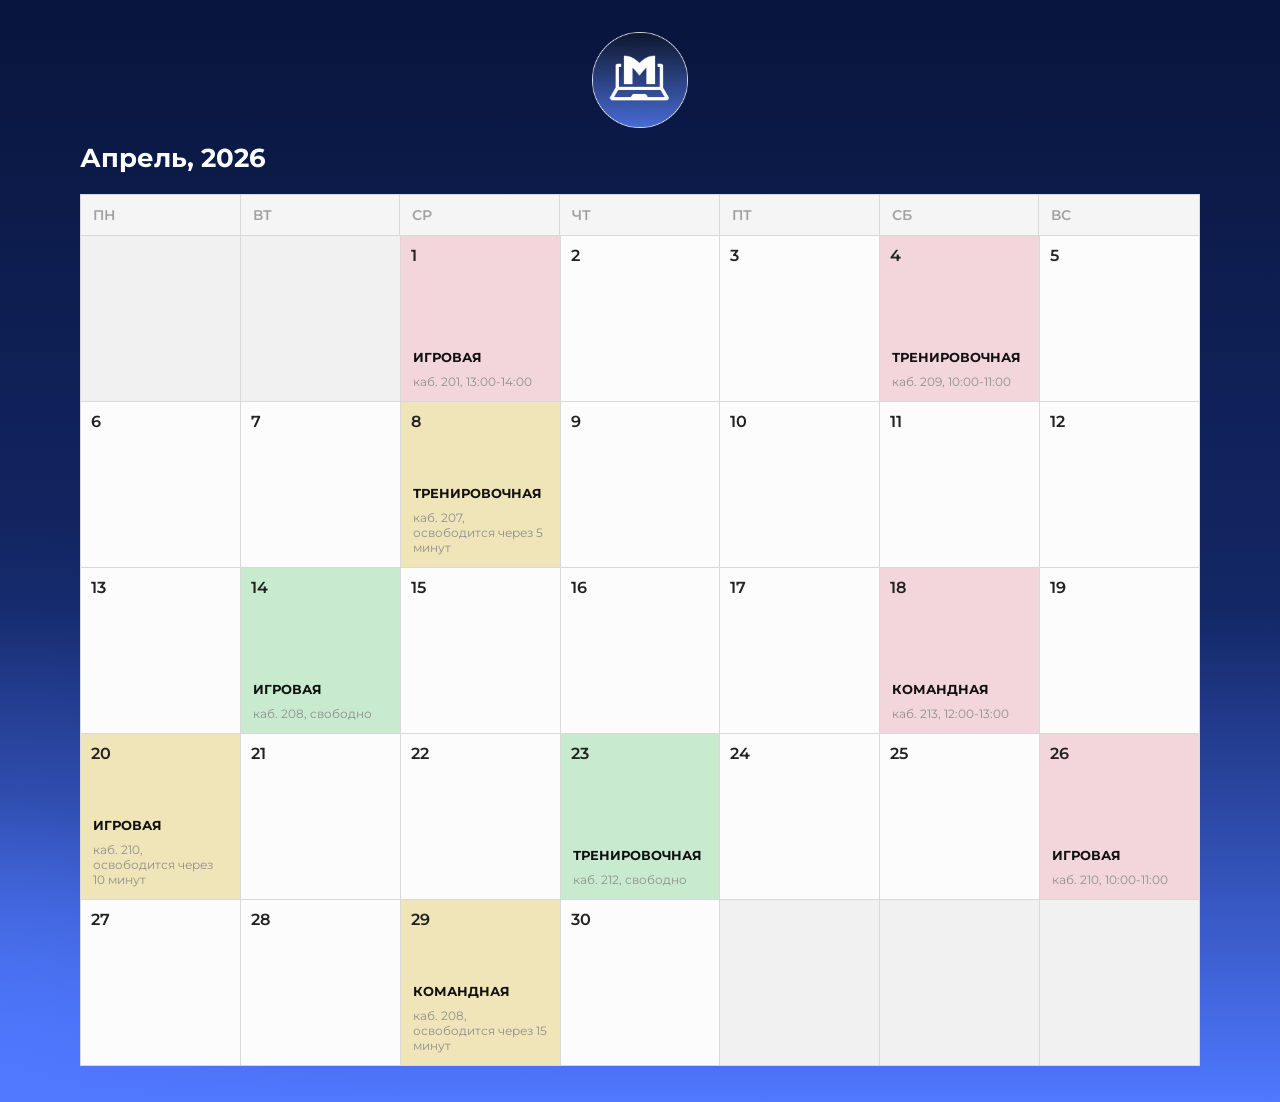
<file: index.html>
<!DOCTYPE html>
<html lang="ru">
<head>
  <meta charset="UTF-8" />
  <meta name="viewport" content="width=device-width, initial-scale=1.0" />
  <title>Календарь занятости</title>
  <link href="https://fonts.googleapis.com/css2?family=Montserrat:wght@400;500;600;700;800&display=swap" rel="stylesheet">
  <link rel="stylesheet" href="styles.css" />
</head>
<body>
  <main class="page">

    <header class="top">
      <div class="logo-wrap">
        <img src="images/logo.png" alt="Логотип" class="logo-full" />
      </div>

      <h1 class="month-title">Апрель, 2026</h1>
    </header>

    <section class="calendar">
      <div class="weekdays">
        <div>ПН</div><div>ВТ</div><div>СР</div>
        <div>ЧТ</div><div>ПТ</div><div>СБ</div><div>ВС</div>
      </div>

      <div class="grid">
        <div class="cell empty"></div>
        <div class="cell empty"></div>

        <a href="day-1.html" class="cell-link">
          <div class="cell">
            <span class="date">1</span>
            <div class="event busy">
              <div class="event-title">ИГРОВАЯ</div>
              <div class="event-text">каб. 201, 13:00-14:00</div>
            </div>
          </div>
        </a>

        <div class="cell"><span class="date">2</span></div>
        <div class="cell"><span class="date">3</span></div>

        <a href="day-4.html" class="cell-link">
          <div class="cell">
            <span class="date">4</span>
            <div class="event busy">
              <div class="event-title">ТРЕНИРОВОЧНАЯ</div>
              <div class="event-text">каб. 209, 10:00-11:00</div>
            </div>
          </div>
        </a>

        <div class="cell"><span class="date">5</span></div>
        <div class="cell"><span class="date">6</span></div>
        <div class="cell"><span class="date">7</span></div>

        <div class="cell">
          <span class="date">8</span>
          <div class="event soon">
            <div class="event-title">ТРЕНИРОВОЧНАЯ</div>
            <div class="event-text">каб. 207, освободится через 5 минут</div>
          </div>
        </div>

        <div class="cell"><span class="date">9</span></div>
        <div class="cell"><span class="date">10</span></div>
        <div class="cell"><span class="date">11</span></div>
        <div class="cell"><span class="date">12</span></div>

        <div class="cell"><span class="date">13</span></div>

        <div class="cell">
          <span class="date">14</span>
          <div class="event free">
            <div class="event-title">ИГРОВАЯ</div>
            <div class="event-text">каб. 208, свободно</div>
          </div>
        </div>

        <div class="cell"><span class="date">15</span></div>
        <div class="cell"><span class="date">16</span></div>
        <div class="cell"><span class="date">17</span></div>

        <a href="day-18.html" class="cell-link">
          <div class="cell">
            <span class="date">18</span>
            <div class="event busy">
              <div class="event-title">КОМАНДНАЯ</div>
              <div class="event-text">каб. 213, 12:00-13:00</div>
            </div>
          </div>
        </a>

        <div class="cell"><span class="date">19</span></div>

        <div class="cell">
          <span class="date">20</span>
          <div class="event soon">
            <div class="event-title">ИГРОВАЯ</div>
            <div class="event-text">каб. 210, освободится через 10 минут</div>
          </div>
        </div>

        <div class="cell"><span class="date">21</span></div>
        <div class="cell"><span class="date">22</span></div>

        <div class="cell">
          <span class="date">23</span>
          <div class="event free">
            <div class="event-title">ТРЕНИРОВОЧНАЯ</div>
            <div class="event-text">каб. 212, свободно</div>
          </div>
        </div>

        <div class="cell"><span class="date">24</span></div>
        <div class="cell"><span class="date">25</span></div>

        <a href="day-26.html" class="cell-link">
          <div class="cell">
            <span class="date">26</span>
            <div class="event busy">
              <div class="event-title">ИГРОВАЯ</div>
              <div class="event-text">каб. 210, 10:00-11:00</div>
            </div>
          </div>
        </a>

        <div class="cell"><span class="date">27</span></div>
        <div class="cell"><span class="date">28</span></div>

        <div class="cell">
          <span class="date">29</span>
          <div class="event soon">
            <div class="event-title">КОМАНДНАЯ</div>
            <div class="event-text">каб. 208, освободится через 15 минут</div>
          </div>
        </div>

        <div class="cell"><span class="date">30</span></div>
        <div class="cell empty"></div>
        <div class="cell empty"></div>
        <div class="cell empty"></div>
      </div>
    </section>
  </main>
  <div class="booking-modal" id="bookingModal">
  <div class="booking-modal-content">
    <button class="booking-close" id="bookingClose">&times;</button>
    <h2 class="booking-title">Добавление занятости</h2>

    <p class="booking-subtitle" id="bookingDateText">Дата и время</p>

<form id="bookingForm">

  <label class="booking-label" for="fullName">ФИО</label>
  <input type="text" id="fullName" class="booking-input" placeholder="Введите ФИО" required>

  <label class="booking-label" for="groupNumber">Номер группы</label>
  <input type="text" id="groupNumber" class="booking-input" placeholder="Введите номер группы" required>

  <label class="booking-label" for="zoneType">Вид зоны</label>
  <select id="zoneType" class="booking-input" required>
    <option value="">Выберите зону</option>
    <option value="ИГРОВАЯ">Игровая</option>
    <option value="ТРЕНИРОВОЧНАЯ">Тренировочная</option>
    <option value="КОМАНДНАЯ">Командная</option>
  </select>

  <label class="booking-label" for="roomNumber">Номер кабинета</label>
  <input type="text" id="roomNumber" class="booking-input" placeholder="Например: 201" required>

  <label class="booking-label" for="startTime">Время начала</label>
  <select id="startTime" class="booking-input" required>
    <option value="">Выберите время</option>
    <option>8:00</option>
    <option>9:00</option>
    <option>10:00</option>
    <option>11:00</option>
    <option>12:00</option>
    <option>13:00</option>
    <option>14:00</option>
    <option>15:00</option>
    <option>16:00</option>
    <option>17:00</option>
    <option>18:00</option>
    <option>19:00</option>
    <option>20:00</option>
  </select>

  <label class="booking-label" for="endTime">Время окончания</label>
  <select id="endTime" class="booking-input" required>
    <option value="">Выберите время</option>
    <option>9:00</option>
    <option>10:00</option>
    <option>11:00</option>
    <option>12:00</option>
    <option>13:00</option>
    <option>14:00</option>
    <option>15:00</option>
    <option>16:00</option>
    <option>17:00</option>
    <option>18:00</option>
    <option>19:00</option>
    <option>20:00</option>
  </select>

  <button type="submit" class="booking-submit">Добавить занятость</button>

</form>
  </div>
</div>
<script>
const bookingModal = document.getElementById("bookingModal");
const bookingClose = document.getElementById("bookingClose");
const bookingForm = document.getElementById("bookingForm");
const bookingDateText = document.getElementById("bookingDateText");

let selectedCell = null;

const allCells = document.querySelectorAll(".grid .cell");

allCells.forEach((cell) => {
  const hasEvent = cell.querySelector(".event");
  const date = cell.querySelector(".date");

  if (!hasEvent && date) {
    cell.style.cursor = "pointer";

    cell.addEventListener("click", () => {
      if (cell.classList.contains("busy-cell")) {
        alert("Этот слот уже занят");
        return;
      }

      selectedCell = cell;
      bookingDateText.textContent =
        "Добавление занятости на " + date.textContent + " апреля, 2026";

      bookingModal.classList.add("active");
    });
  }
});

bookingClose.addEventListener("click", () => {
  bookingModal.classList.remove("active");
});

bookingModal.addEventListener("click", (e) => {
  if (e.target === bookingModal) {
    bookingModal.classList.remove("active");
  }
});

bookingForm.addEventListener("submit", (e) => {
  e.preventDefault();

  const fullName = document.getElementById("fullName").value.trim();
  const groupNumber = document.getElementById("groupNumber").value.trim();
  const zoneType = document.getElementById("zoneType").value;
  const roomNumber = document.getElementById("roomNumber").value.trim();
  const startTime = document.getElementById("startTime").value;
  const endTime = document.getElementById("endTime").value;

  if (!fullName || !groupNumber || !zoneType || !roomNumber || !startTime || !endTime) {
    alert("Пожалуйста заполните все поля");
    return;
  }

  const timeSlots = [
    "8:00", "9:00", "10:00", "11:00", "12:00", "13:00", "14:00",
    "15:00", "16:00", "17:00", "18:00", "19:00", "20:00"
  ];

  const startIndex = timeSlots.indexOf(startTime);
  const endIndex = timeSlots.indexOf(endTime);

  if (startIndex === -1 || endIndex === -1) {
    alert("Некорректно выбрано время.");
    return;
  }

  if (endIndex !== startIndex + 1) {
    alert("Можно выбрать только 2 времени подряд, например 12:00-13:00.");
    return;
  }

  if (!selectedCell) return;

  const eventDiv = document.createElement("div");
  eventDiv.className = "event busy";

  eventDiv.innerHTML = `
    <div class="event-title">${zoneType}</div>
    <div class="event-text">каб. ${roomNumber}, ${startTime}-${endTime}</div>
  `;

  selectedCell.appendChild(eventDiv);
  selectedCell.classList.add("busy-cell");

  alert(
    "Занятость добавлена!\n\n" +
    "ФИО: " + fullName + "\n" +
    "Группа: " + groupNumber + "\n" +
    "Зона: " + zoneType + "\n" +
    "Кабинет: " + roomNumber + "\n" +
    "Время: " + startTime + " - " + endTime
  );

  bookingForm.reset();
  bookingModal.classList.remove("active");
  selectedCell = null;
});
</script>
</body>
</html>
</file>
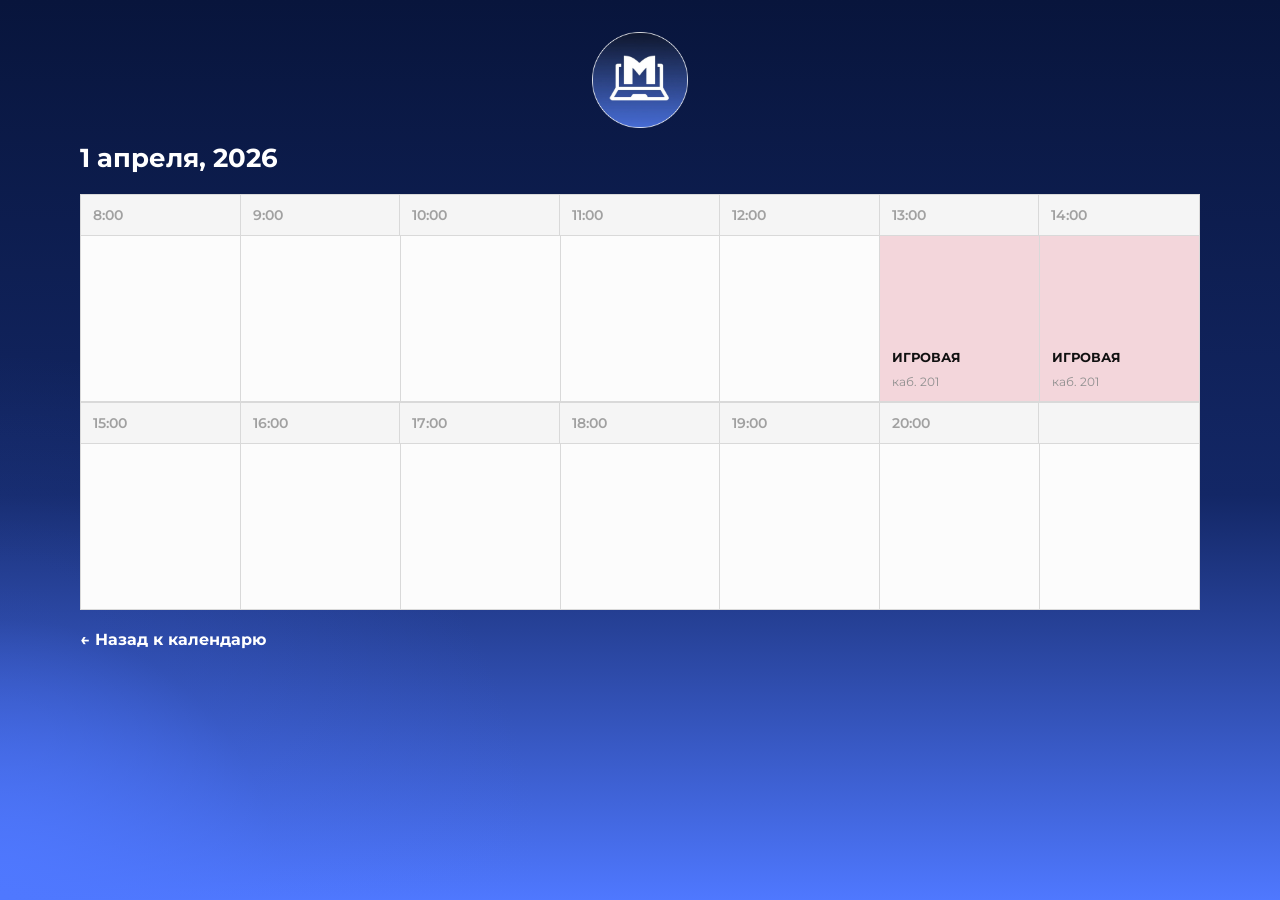
<file: day-1.html>
<!DOCTYPE html>
<html lang="ru">
<head>
  <meta charset="UTF-8" />
  <meta name="viewport" content="width=device-width, initial-scale=1.0" />
  <title>1 апреля, 2026</title>
  <link href="https://fonts.googleapis.com/css2?family=Montserrat:wght@400;500;600;700;800&display=swap" rel="stylesheet">
  <link rel="stylesheet" href="styles.css" />
</head>
<body>
  <main class="page">
    <header class="top">
      <div class="logo-wrap">
        <img src="images/logo.png" alt="Логотип" class="logo-full" />
      </div>
      <h1 class="month-title">1 апреля, 2026</h1>
    </header>

    <section class="calendar">
      <div class="weekdays">
        <div>8:00</div>
        <div>9:00</div>
        <div>10:00</div>
        <div>11:00</div>
        <div>12:00</div>
        <div>13:00</div>
        <div>14:00</div>
      </div>

      <div class="grid">
        <div class="cell"></div>
        <div class="cell"></div>
        <div class="cell"></div>
        <div class="cell"></div>
        <div class="cell"></div>

        <div class="cell cell-hover">
          <div class="event busy">
            <div class="event-title">ИГРОВАЯ</div>
            <div class="event-text">каб. 201</div>
          </div>

          <div class="places-popup">
            <div class="popup-header">Занятые места</div>
            <div class="popup-grid">
              <span class="seat seat-busy"></span>
              <span class="seat seat-free"></span>
              <span class="popup-divider"></span>
              <span class="seat seat-busy"></span>
              <span class="seat seat-free"></span>

              <span class="seat seat-free"></span>
              <span class="seat seat-busy"></span>
              <span class="popup-divider"></span>
              <span class="seat seat-free"></span>
              <span class="seat seat-busy"></span>

              <span class="seat seat-free"></span>
              <span class="seat seat-free"></span>
              <span class="popup-divider"></span>
              <span class="seat seat-busy"></span>
              <span class="seat seat-free"></span>

              <span class="seat seat-busy"></span>
              <span class="seat seat-free"></span>
              <span class="popup-divider"></span>
              <span class="seat seat-free"></span>
              <span class="seat seat-free"></span>

              <span class="seat seat-free"></span>
              <span class="seat seat-busy"></span>
              <span class="popup-divider"></span>
              <span class="seat seat-free"></span>
              <span class="seat seat-free"></span>

              <span class="seat seat-free"></span>
              <span class="seat seat-free"></span>
              <span class="popup-divider"></span>
              <span class="seat seat-busy"></span>
              <span class="seat seat-free"></span>
            </div>
          </div>
        </div>

        <div class="cell cell-hover">
          <div class="event busy">
            <div class="event-title">ИГРОВАЯ</div>
            <div class="event-text">каб. 201</div>
          </div>

          <div class="places-popup">
            <div class="popup-header">Занятые места</div>
            <div class="popup-grid">
              <span class="seat seat-busy"></span>
              <span class="seat seat-free"></span>
              <span class="popup-divider"></span>
              <span class="seat seat-busy"></span>
              <span class="seat seat-free"></span>

              <span class="seat seat-free"></span>
              <span class="seat seat-busy"></span>
              <span class="popup-divider"></span>
              <span class="seat seat-free"></span>
              <span class="seat seat-busy"></span>

              <span class="seat seat-free"></span>
              <span class="seat seat-free"></span>
              <span class="popup-divider"></span>
              <span class="seat seat-busy"></span>
              <span class="seat seat-free"></span>

              <span class="seat seat-busy"></span>
              <span class="seat seat-free"></span>
              <span class="popup-divider"></span>
              <span class="seat seat-free"></span>
              <span class="seat seat-free"></span>

              <span class="seat seat-free"></span>
              <span class="seat seat-busy"></span>
              <span class="popup-divider"></span>
              <span class="seat seat-free"></span>
              <span class="seat seat-free"></span>

              <span class="seat seat-free"></span>
              <span class="seat seat-free"></span>
              <span class="popup-divider"></span>
              <span class="seat seat-busy"></span>
              <span class="seat seat-free"></span>
            </div>
          </div>
        </div>
      </div>

      <div class="weekdays">
        <div>15:00</div>
        <div>16:00</div>
        <div>17:00</div>
        <div>18:00</div>
        <div>19:00</div>
        <div>20:00</div>
        <div></div>
      </div>

      <div class="grid">
        <div class="cell"></div>
        <div class="cell"></div>
        <div class="cell"></div>
        <div class="cell"></div>
        <div class="cell"></div>
        <div class="cell"></div>
        <div class="cell"></div>
      </div>
    </section>

    <div style="max-width:1120px;margin:20px auto 0;">
      <a href="index.html" style="color:white;font-weight:700;text-decoration:none;">
        ← Назад к календарю
      </a>
    </div>
  </main>
</body>
</html>
</file>
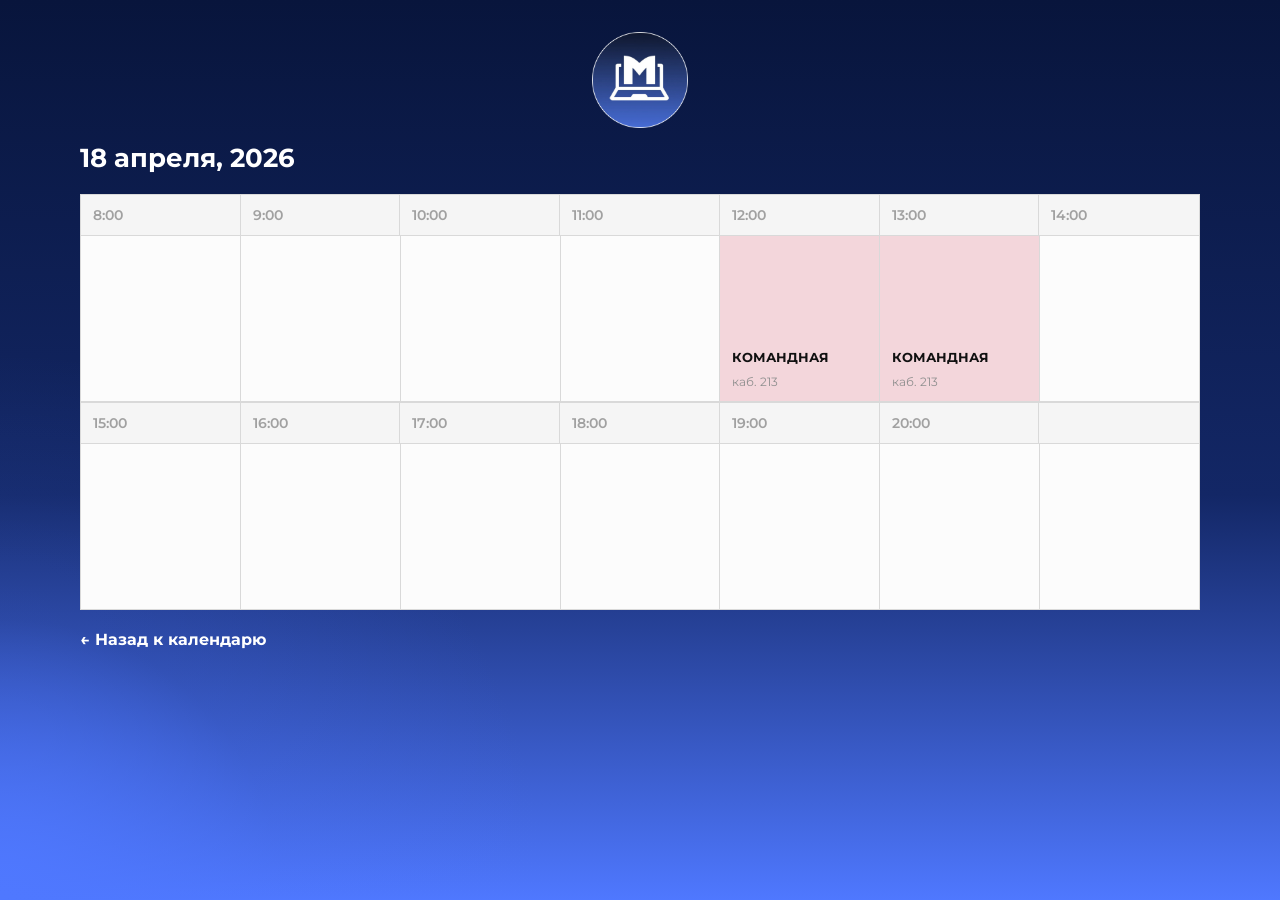
<file: day-18.html>
<!DOCTYPE html>
<html lang="ru">
<head>
  <meta charset="UTF-8" />
  <meta name="viewport" content="width=device-width, initial-scale=1.0" />
  <title>18 апреля, 2026</title>
  <link href="https://fonts.googleapis.com/css2?family=Montserrat:wght@400;500;600;700;800&display=swap" rel="stylesheet">
  <link rel="stylesheet" href="styles.css" />
</head>
<body>
  <main class="page">
    <header class="top">
      <div class="logo-wrap">
        <img src="images/logo.png" alt="Логотип" class="logo-full" />
      </div>
      <h1 class="month-title">18 апреля, 2026</h1>
    </header>

    <section class="calendar">
      <div class="weekdays">
        <div>8:00</div>
        <div>9:00</div>
        <div>10:00</div>
        <div>11:00</div>
        <div>12:00</div>
        <div>13:00</div>
        <div>14:00</div>
      </div>

      <div class="grid">
        <div class="cell"></div>
        <div class="cell"></div>
        <div class="cell"></div>
        <div class="cell"></div>

        <div class="cell cell-hover">
          <div class="event busy">
            <div class="event-title">КОМАНДНАЯ</div>
            <div class="event-text">каб. 213</div>
          </div>

          <div class="places-popup">
            <div class="popup-header">Занятые места</div>
            <div class="popup-grid">
              <span class="seat seat-busy"></span>
              <span class="seat seat-busy"></span>
              <span class="popup-divider"></span>
              <span class="seat seat-free"></span>
              <span class="seat seat-busy"></span>

              <span class="seat seat-busy"></span>
              <span class="seat seat-free"></span>
              <span class="popup-divider"></span>
              <span class="seat seat-busy"></span>
              <span class="seat seat-free"></span>

              <span class="seat seat-busy"></span>
              <span class="seat seat-free"></span>
              <span class="popup-divider"></span>
              <span class="seat seat-free"></span>
              <span class="seat seat-busy"></span>

              <span class="seat seat-free"></span>
              <span class="seat seat-busy"></span>
              <span class="popup-divider"></span>
              <span class="seat seat-busy"></span>
              <span class="seat seat-free"></span>

              <span class="seat seat-free"></span>
              <span class="seat seat-free"></span>
              <span class="popup-divider"></span>
              <span class="seat seat-busy"></span>
              <span class="seat seat-busy"></span>

              <span class="seat seat-free"></span>
              <span class="seat seat-busy"></span>
              <span class="popup-divider"></span>
              <span class="seat seat-free"></span>
              <span class="seat seat-free"></span>
            </div>
          </div>
        </div>

        <div class="cell cell-hover">
          <div class="event busy">
            <div class="event-title">КОМАНДНАЯ</div>
            <div class="event-text">каб. 213</div>
          </div>

          <div class="places-popup">
            <div class="popup-header">Занятые места</div>
            <div class="popup-grid">
              <span class="seat seat-busy"></span>
              <span class="seat seat-busy"></span>
              <span class="popup-divider"></span>
              <span class="seat seat-free"></span>
              <span class="seat seat-busy"></span>

              <span class="seat seat-busy"></span>
              <span class="seat seat-free"></span>
              <span class="popup-divider"></span>
              <span class="seat seat-busy"></span>
              <span class="seat seat-free"></span>

              <span class="seat seat-busy"></span>
              <span class="seat seat-free"></span>
              <span class="popup-divider"></span>
              <span class="seat seat-free"></span>
              <span class="seat seat-busy"></span>

              <span class="seat seat-free"></span>
              <span class="seat seat-busy"></span>
              <span class="popup-divider"></span>
              <span class="seat seat-busy"></span>
              <span class="seat seat-free"></span>

              <span class="seat seat-free"></span>
              <span class="seat seat-free"></span>
              <span class="popup-divider"></span>
              <span class="seat seat-busy"></span>
              <span class="seat seat-busy"></span>

              <span class="seat seat-free"></span>
              <span class="seat seat-busy"></span>
              <span class="popup-divider"></span>
              <span class="seat seat-free"></span>
              <span class="seat seat-free"></span>
            </div>
          </div>
        </div>

        <div class="cell"></div>
      </div>

      <div class="weekdays">
        <div>15:00</div>
        <div>16:00</div>
        <div>17:00</div>
        <div>18:00</div>
        <div>19:00</div>
        <div>20:00</div>
        <div></div>
      </div>

      <div class="grid">
        <div class="cell"></div>
        <div class="cell"></div>
        <div class="cell"></div>
        <div class="cell"></div>
        <div class="cell"></div>
        <div class="cell"></div>
        <div class="cell"></div>
      </div>
    </section>

    <div style="max-width:1120px;margin:20px auto 0;">
      <a href="index.html" style="color:white;font-weight:700;text-decoration:none;">
        ← Назад к календарю
      </a>
    </div>
  </main>
</body>
</html>
</file>
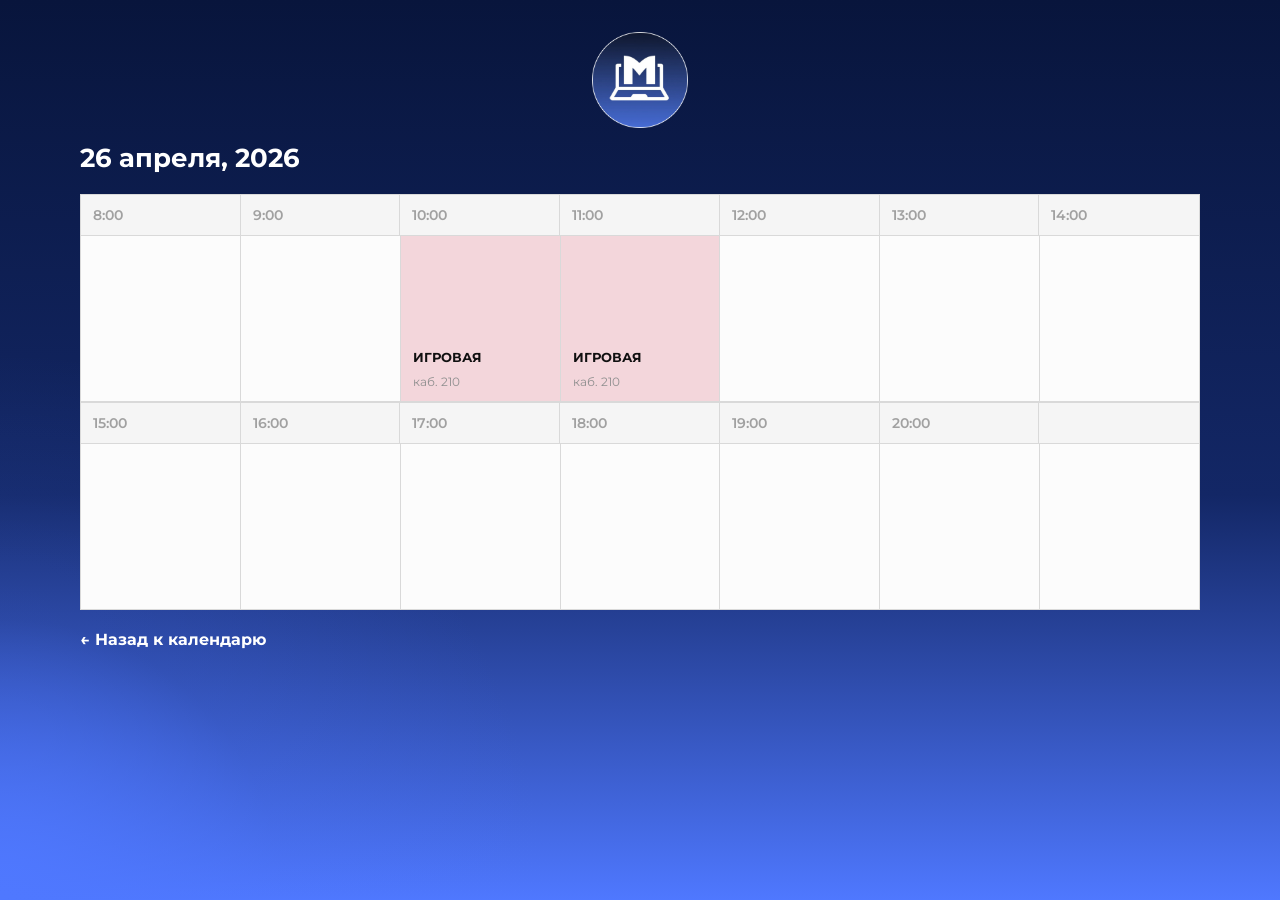
<file: day-26.html>
<!DOCTYPE html>
<html lang="ru">
<head>
  <meta charset="UTF-8" />
  <meta name="viewport" content="width=device-width, initial-scale=1.0" />
  <title>26 апреля, 2026</title>
  <link href="https://fonts.googleapis.com/css2?family=Montserrat:wght@400;500;600;700;800&display=swap" rel="stylesheet">
  <link rel="stylesheet" href="styles.css" />
</head>
<body>
  <main class="page">
    <header class="top">
      <div class="logo-wrap">
        <img src="images/logo.png" alt="Логотип" class="logo-full" />
      </div>
      <h1 class="month-title">26 апреля, 2026</h1>
    </header>

    <section class="calendar">
      <div class="weekdays">
        <div>8:00</div>
        <div>9:00</div>
        <div>10:00</div>
        <div>11:00</div>
        <div>12:00</div>
        <div>13:00</div>
        <div>14:00</div>
      </div>

      <div class="grid">
        <div class="cell"></div>
        <div class="cell"></div>

        <div class="cell cell-hover">
          <div class="event busy">
            <div class="event-title">ИГРОВАЯ</div>
            <div class="event-text">каб. 210</div>
          </div>

          <div class="places-popup">
            <div class="popup-header">Занятые места</div>
            <div class="popup-grid">
              <span class="seat seat-free"></span>
              <span class="seat seat-busy"></span>
              <span class="popup-divider"></span>
              <span class="seat seat-free"></span>
              <span class="seat seat-busy"></span>

              <span class="seat seat-busy"></span>
              <span class="seat seat-free"></span>
              <span class="popup-divider"></span>
              <span class="seat seat-free"></span>
              <span class="seat seat-free"></span>

              <span class="seat seat-free"></span>
              <span class="seat seat-busy"></span>
              <span class="popup-divider"></span>
              <span class="seat seat-free"></span>
              <span class="seat seat-free"></span>

              <span class="seat seat-busy"></span>
              <span class="seat seat-free"></span>
              <span class="popup-divider"></span>
              <span class="seat seat-busy"></span>
              <span class="seat seat-free"></span>

              <span class="seat seat-free"></span>
              <span class="seat seat-free"></span>
              <span class="popup-divider"></span>
              <span class="seat seat-busy"></span>
              <span class="seat seat-free"></span>

              <span class="seat seat-free"></span>
              <span class="seat seat-free"></span>
              <span class="popup-divider"></span>
              <span class="seat seat-free"></span>
              <span class="seat seat-busy"></span>
            </div>
          </div>
        </div>

        <div class="cell cell-hover">
          <div class="event busy">
            <div class="event-title">ИГРОВАЯ</div>
            <div class="event-text">каб. 210</div>
          </div>

          <div class="places-popup">
            <div class="popup-header">Занятые места</div>
            <div class="popup-grid">
              <span class="seat seat-free"></span>
              <span class="seat seat-busy"></span>
              <span class="popup-divider"></span>
              <span class="seat seat-free"></span>
              <span class="seat seat-busy"></span>

              <span class="seat seat-busy"></span>
              <span class="seat seat-free"></span>
              <span class="popup-divider"></span>
              <span class="seat seat-free"></span>
              <span class="seat seat-free"></span>

              <span class="seat seat-free"></span>
              <span class="seat seat-busy"></span>
              <span class="popup-divider"></span>
              <span class="seat seat-free"></span>
              <span class="seat seat-free"></span>

              <span class="seat seat-busy"></span>
              <span class="seat seat-free"></span>
              <span class="popup-divider"></span>
              <span class="seat seat-busy"></span>
              <span class="seat seat-free"></span>

              <span class="seat seat-free"></span>
              <span class="seat seat-free"></span>
              <span class="popup-divider"></span>
              <span class="seat seat-busy"></span>
              <span class="seat seat-free"></span>

              <span class="seat seat-free"></span>
              <span class="seat seat-free"></span>
              <span class="popup-divider"></span>
              <span class="seat seat-free"></span>
              <span class="seat seat-busy"></span>
            </div>
          </div>
        </div>

        <div class="cell"></div>
        <div class="cell"></div>
        <div class="cell"></div>
      </div>

      <div class="weekdays">
        <div>15:00</div>
        <div>16:00</div>
        <div>17:00</div>
        <div>18:00</div>
        <div>19:00</div>
        <div>20:00</div>
        <div></div>
      </div>

      <div class="grid">
        <div class="cell"></div>
        <div class="cell"></div>
        <div class="cell"></div>
        <div class="cell"></div>
        <div class="cell"></div>
        <div class="cell"></div>
        <div class="cell"></div>
      </div>
    </section>

    <div style="max-width:1120px;margin:20px auto 0;">
      <a href="index.html" style="color:white;font-weight:700;text-decoration:none;">
        ← Назад к календарю
      </a>
    </div>
  </main>
</body>
</html>
</file>
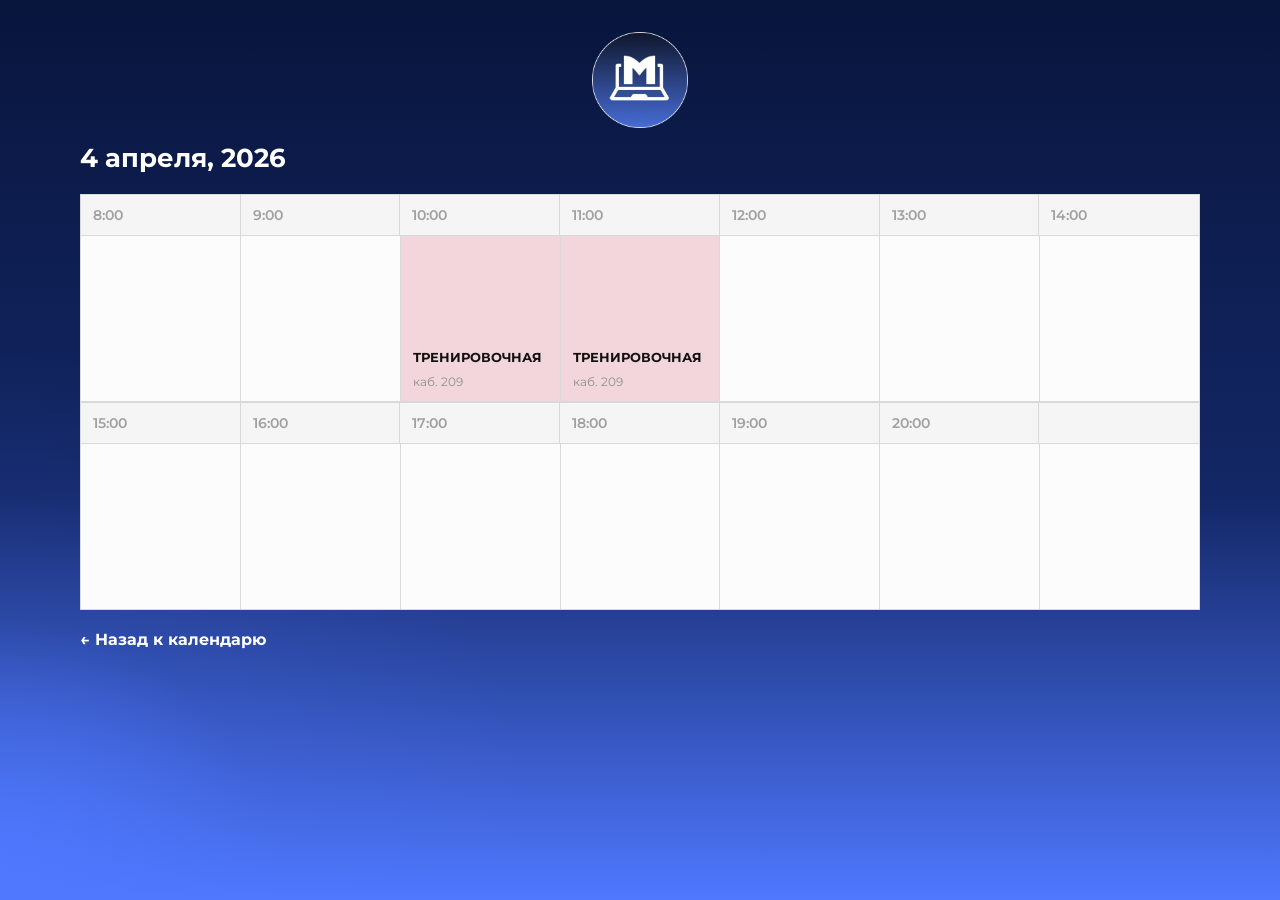
<file: day-4.html>
<!DOCTYPE html>
<html lang="ru">
<head>
  <meta charset="UTF-8" />
  <meta name="viewport" content="width=device-width, initial-scale=1.0" />
  <title>4 апреля, 2026</title>
  <link href="https://fonts.googleapis.com/css2?family=Montserrat:wght@400;500;600;700;800&display=swap" rel="stylesheet">
  <link rel="stylesheet" href="styles.css" />
</head>
<body>
  <main class="page">
    <header class="top">
      <div class="logo-wrap">
        <img src="images/logo.png" alt="Логотип" class="logo-full" />
      </div>
      <h1 class="month-title">4 апреля, 2026</h1>
    </header>

    <section class="calendar">

      <div class="weekdays">
        <div>8:00</div>
        <div>9:00</div>
        <div>10:00</div>
        <div>11:00</div>
        <div>12:00</div>
        <div>13:00</div>
        <div>14:00</div>
      </div>

      <div class="grid">
        <div class="cell"></div>
        <div class="cell"></div>

        <div class="cell cell-hover">
          <div class="event busy">
            <div class="event-title">ТРЕНИРОВОЧНАЯ</div>
            <div class="event-text">каб. 209</div>
          </div>

          <div class="places-popup">
            <div class="popup-header">Занятые места</div>
            <div class="popup-grid">
                <span class="seat seat-busy"></span>
                <span class="seat seat-busy"></span>
                <span class="popup-divider"></span>
                <span class="seat seat-busy"></span>
                <span class="seat seat-busy"></span>
              
                <span class="seat seat-busy"></span>
                <span class="seat seat-busy"></span>
                <span class="popup-divider"></span>
                <span class="seat seat-free"></span>
                <span class="seat seat-free"></span>
              
                <span class="seat seat-free"></span>
                <span class="seat seat-free"></span>
                <span class="popup-divider"></span>
                <span class="seat seat-free"></span>
                <span class="seat seat-free"></span>
              
                <span class="seat seat-free"></span>
                <span class="seat seat-free"></span>
                <span class="popup-divider"></span>
                <span class="seat seat-free"></span>
                <span class="seat seat-free"></span>
              
                <span class="seat seat-free"></span>
                <span class="seat seat-free"></span>
                <span class="popup-divider"></span>
                <span class="seat seat-free"></span>
                <span class="seat seat-free"></span>
              
                <span class="seat seat-free"></span>
                <span class="seat seat-free"></span>
                <span class="popup-divider"></span>
                <span class="seat seat-free"></span>
                <span class="seat seat-free"></span>
              </div>
          </div>
        </div>

        <div class="cell cell-hover">
          <div class="event busy">
            <div class="event-title">ТРЕНИРОВОЧНАЯ</div>
            <div class="event-text">каб. 209</div>
          </div>

          <div class="places-popup">
            <div class="popup-header">Занятые места</div>
            <div class="popup-grid">
                <span class="seat seat-busy"></span>
                <span class="seat seat-busy"></span>
                <span class="popup-divider"></span>
                <span class="seat seat-busy"></span>
                <span class="seat seat-busy"></span>
              
                <span class="seat seat-busy"></span>
                <span class="seat seat-busy"></span>
                <span class="popup-divider"></span>
                <span class="seat seat-free"></span>
                <span class="seat seat-free"></span>
              
                <span class="seat seat-free"></span>
                <span class="seat seat-free"></span>
                <span class="popup-divider"></span>
                <span class="seat seat-free"></span>
                <span class="seat seat-free"></span>
              
                <span class="seat seat-free"></span>
                <span class="seat seat-free"></span>
                <span class="popup-divider"></span>
                <span class="seat seat-free"></span>
                <span class="seat seat-free"></span>
              
                <span class="seat seat-free"></span>
                <span class="seat seat-free"></span>
                <span class="popup-divider"></span>
                <span class="seat seat-free"></span>
                <span class="seat seat-free"></span>
              
                <span class="seat seat-free"></span>
                <span class="seat seat-free"></span>
                <span class="popup-divider"></span>
                <span class="seat seat-free"></span>
                <span class="seat seat-free"></span>
              </div>
          </div>
        </div>

        <div class="cell"></div>
        <div class="cell"></div>
        <div class="cell"></div>
      </div>

      <div class="weekdays">
        <div>15:00</div>
        <div>16:00</div>
        <div>17:00</div>
        <div>18:00</div>
        <div>19:00</div>
        <div>20:00</div>
        <div></div>
      </div>

      <div class="grid">
        <div class="cell"></div>
        <div class="cell"></div>
        <div class="cell"></div>
        <div class="cell"></div>
        <div class="cell"></div>
        <div class="cell"></div>
        <div class="cell"></div>
      </div>
    </section>

    <div style="max-width:1120px;margin:20px auto 0;">
      <a href="index.html" style="color:white;font-weight:700;text-decoration:none;">
        ← Назад к календарю
      </a>
    </div>
  </main>
</body>
</html>
</file>
<file: styles.css>
* {
    box-sizing: border-box;
    margin: 0;
    padding: 0;
  }
  
  body {
    font-family: "Montserrat", sans-serif;
    min-height: 100vh;
    background: #0f1d4f;
  }
  
  .page {
    min-height: 100vh;
    padding: 32px 40px 36px;
    background:
      radial-gradient(circle at bottom left, #4f78ff 0%, rgba(79, 120, 255, 0.15) 18%, transparent 35%),
      linear-gradient(180deg, #08153c 0%, #132766 55%, #4f78ff 100%);
  }
  

  
  .logo-wrap {
    display: flex;
    justify-content: center;
    margin-bottom: 14px;
  }
  
  .logo-full {
    width: 96px !important;
    height: 96px !important;
    object-fit: contain;
    display: block;
  }
  

  
  .month-title {
    max-width: 1120px;
    margin: 0 auto 20px auto;
    color: #ffffff;
    font-size: 26px;
    font-weight: 700;
  }
  

  
  .calendar {
    max-width: 1120px;
    margin: 0 auto;
  }
  
  .weekdays {
    display: grid;
    grid-template-columns: repeat(7, 1fr);
    background: #f5f5f5;
    border: 1px solid #d9d9d9;
    border-bottom: none;
  }
  
  .weekdays div {
    height: 40px;
    display: flex;
    align-items: center;
    padding-left: 12px;
    color: #a1a1a1;
    font-size: 14px;
    font-weight: 600;
    border-right: 1px solid #d9d9d9;
  }
  
  .weekdays div:last-child {
    border-right: none;
  }
  
  .grid {
    display: grid;
    grid-template-columns: repeat(7, 1fr);
    background: #fff;
    border-left: 1px solid #d9d9d9;
    border-top: 1px solid #d9d9d9;
  }
  
  .cell {
    position: relative;
    min-height: 166px;
    background: #fcfcfc;
    border-right: 1px solid #d9d9d9;
    border-bottom: 1px solid #d9d9d9;
  }

  .cell.empty {
    background: #f1f1f1;
  }
  
  .date {
    position: absolute;
    top: 10px;
    left: 10px;
    font-size: 16px;
    font-weight: 600;
    color: #222;
    z-index: 2;
  }
  
  .event {
    position: absolute;
    inset: 0;
    padding: 12px;
    display: flex;
    flex-direction: column;
    justify-content: flex-end;
    z-index: 1;
  }
  
  .event-title {
    font-size: 13px;
    font-weight: 700;
    color: #111;
    margin-bottom: 8px;
    line-height: 1.2;
  }
  
  .event-text {
    font-size: 12px;
    color: #8f8f8f;
    line-height: 1.25;
    word-break: break-word;
  }
  
  .busy { background: #f3d6db; }
  .soon { background: #efe5b8; }
  .free { background: #c8ebcf; }
  
  .cell-link {
    display: block;
    text-decoration: none;
    color: inherit;
  }
  
  .cell-link .cell {
    height: 100%;
  }

  .cell-hover {
    position: relative;
    overflow: visible;
  }
  
  .places-popup {
    position: absolute;
    top: -155px;
    left: 108px;
  
    width: 190px;
    height: 285px;
  
    background: #f5f5f5;
    border: 2px solid #5b7cff;
    display: none;
    z-index: 50;
  }
  
  .cell-hover:hover .places-popup {
    display: block;
  }
  
  .popup-header {
    height: 30px;
    display: flex;
    align-items: center;
    padding-left: 10px;
    font-size: 14px;
    font-weight: 500;
    background: #f5f5f5;
    border-bottom: 3px solid #5b7cff;
  }
  
  .popup-grid {
    padding: 12px 0 16px 0;
    display: grid;
    grid-template-columns: 21px 21px 21px 21px 21px;
    grid-auto-rows: 27px;
    column-gap: 13px;
    row-gap: 12px;
    justify-content: center;
  }
  
  .popup-divider {
    width: 18px;
    height: 26px;
  }
  
  .seat {
    width: 24px;
    height: 30px;
    border-radius: 8px;
  }
  
  .seat-busy {
    background: #ff6b6b;
  }
  
  .seat-free {
    background: #d4d4d4;
    border: 1px solid #cfcfcf;
  }
  
  /* чтобы popup был поверх всего */
  .calendar,
  .grid,
  .cell {
    overflow: visible;
  }

  .booking-modal {
  position: fixed;
  inset: 0;
  background: rgba(0, 0, 0, 0.45);
  display: none;
  align-items: center;
  justify-content: center;
  z-index: 200;
}

.booking-modal.active {
  display: flex;
}

.booking-modal-content {
  width: 100%;
  max-width: 420px;
  background: #ffffff;
  border-radius: 16px;
  padding: 28px 24px 24px;
  position: relative;
  box-shadow: 0 20px 50px rgba(0, 0, 0, 0.25);
}

.booking-close {
  position: absolute;
  top: 10px;
  right: 14px;
  border: none;
  background: transparent;
  font-size: 28px;
  cursor: pointer;
  color: #333;
}

.booking-title {
  font-size: 24px;
  font-weight: 700;
  color: #111;
  margin-bottom: 8px;
}

.booking-subtitle {
  font-size: 14px;
  color: #666;
  margin-bottom: 20px;
}

.booking-label {
  display: block;
  font-size: 14px;
  font-weight: 600;
  color: #222;
  margin-bottom: 8px;
}

.booking-input {
  width: 100%;
  height: 46px;
  border: 1px solid #cfcfcf;
  border-radius: 10px;
  padding: 0 14px;
  font-size: 14px;
  margin-bottom: 16px;
  font-family: "Montserrat", sans-serif;
}

.booking-input:focus {
  outline: none;
  border-color: #5b7cff;
}

.booking-submit {
  width: 100%;
  height: 48px;
  border: none;
  border-radius: 12px;
  background: #5b7cff;
  color: #fff;
  font-size: 15px;
  font-weight: 700;
  cursor: pointer;
  font-family: "Montserrat", sans-serif;
}

.booking-submit:hover {
  background: #496cff;
}
</file>
